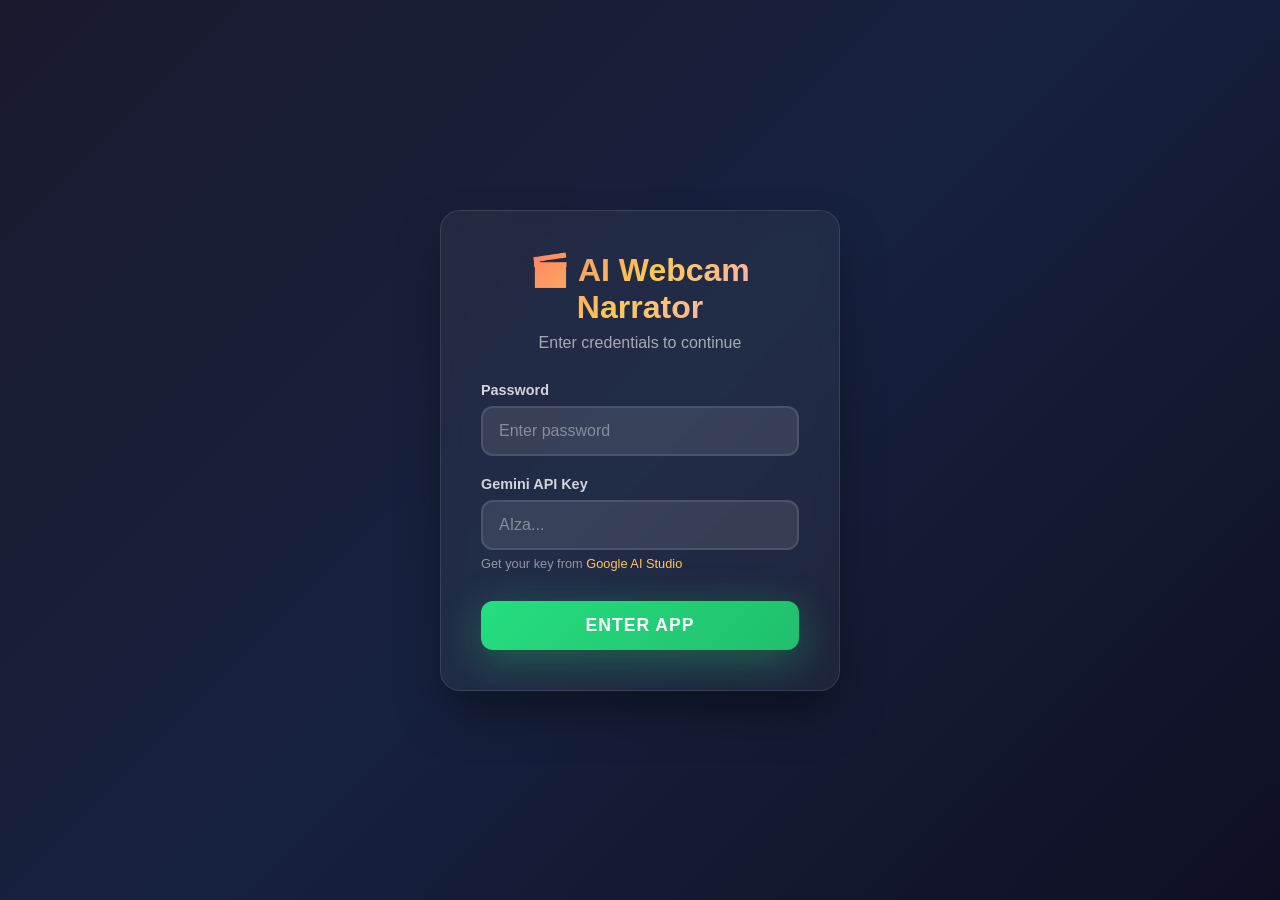
<file: login.html>
<!DOCTYPE html>
<html lang="en">

<head>
    <meta charset="UTF-8">
    <meta name="viewport" content="width=device-width, initial-scale=1.0">
    <title>Login - AI Webcam Narrator</title>
    <link rel="icon"
        href="data:image/svg+xml,<svg xmlns=%22http://www.w3.org/2000/svg%22 viewBox=%220 0 100 100%22><text y=%22.9em%22 font-size=%2290%22>🎬</text></svg>">
    <style>
        * {
            margin: 0;
            padding: 0;
            box-sizing: border-box;
        }

        body {
            font-family: 'Inter', -apple-system, BlinkMacSystemFont, 'Segoe UI', Roboto, sans-serif;
            background: linear-gradient(135deg, #1a1a2e 0%, #16213e 50%, #0f0f23 100%);
            min-height: 100vh;
            display: flex;
            flex-direction: column;
            align-items: center;
            justify-content: center;
            padding: 20px;
            color: #fff;
        }

        .login-container {
            background: rgba(255, 255, 255, 0.05);
            backdrop-filter: blur(10px);
            border-radius: 20px;
            border: 1px solid rgba(255, 255, 255, 0.1);
            padding: 40px;
            max-width: 400px;
            width: 100%;
            box-shadow: 0 25px 50px -12px rgba(0, 0, 0, 0.5);
        }

        h1 {
            font-size: 2rem;
            font-weight: 800;
            background: linear-gradient(135deg, #ff6b6b, #feca57, #ff9ff3);
            -webkit-background-clip: text;
            -webkit-text-fill-color: transparent;
            background-clip: text;
            margin-bottom: 8px;
            text-align: center;
        }

        .subtitle {
            color: rgba(255, 255, 255, 0.6);
            font-size: 1rem;
            margin-bottom: 30px;
            text-align: center;
        }

        .form-group {
            margin-bottom: 20px;
        }

        label {
            display: block;
            font-size: 0.9rem;
            color: rgba(255, 255, 255, 0.8);
            margin-bottom: 8px;
            font-weight: 600;
        }

        input {
            width: 100%;
            padding: 14px 16px;
            font-size: 1rem;
            background: rgba(255, 255, 255, 0.1);
            border: 2px solid rgba(255, 255, 255, 0.1);
            border-radius: 12px;
            color: #fff;
            transition: all 0.3s ease;
        }

        input:focus {
            outline: none;
            border-color: #feca57;
            background: rgba(255, 255, 255, 0.15);
        }

        input::placeholder {
            color: rgba(255, 255, 255, 0.4);
        }

        .help-text {
            font-size: 0.8rem;
            color: rgba(255, 255, 255, 0.5);
            margin-top: 6px;
        }

        .help-text a {
            color: #feca57;
            text-decoration: none;
        }

        .help-text a:hover {
            text-decoration: underline;
        }

        button {
            width: 100%;
            padding: 14px;
            font-size: 1.1rem;
            font-weight: 700;
            color: #fff;
            background: linear-gradient(135deg, #26de81 0%, #20bf6b 100%);
            border: none;
            border-radius: 12px;
            cursor: pointer;
            transition: all 0.3s ease;
            box-shadow: 0 10px 40px rgba(32, 191, 107, 0.4);
            text-transform: uppercase;
            letter-spacing: 1px;
            margin-top: 10px;
        }

        button:hover {
            transform: translateY(-2px);
            box-shadow: 0 15px 50px rgba(32, 191, 107, 0.5);
        }

        button:active {
            transform: translateY(0);
        }

        .error {
            background: rgba(255, 107, 107, 0.1);
            border: 1px solid rgba(255, 107, 107, 0.3);
            color: #ff6b6b;
            padding: 12px;
            border-radius: 10px;
            margin-bottom: 20px;
            font-size: 0.9rem;
            display: none;
        }

        .error.visible {
            display: block;
        }
    </style>
</head>

<body>
    <div class="login-container">
        <h1>🎬 AI Webcam Narrator</h1>
        <p class="subtitle">Enter credentials to continue</p>

        <div class="error" id="error-message"></div>

        <form id="login-form">
            <div class="form-group">
                <label for="password">Password</label>
                <input type="password" id="password" placeholder="Enter password" required>
            </div>

            <div class="form-group">
                <label for="api-key">Gemini API Key</label>
                <input type="password" id="api-key" placeholder="AIza..." required>
                <p class="help-text">Get your key from <a href="https://aistudio.google.com/apikey"
                        target="_blank">Google AI Studio</a></p>
            </div>

            <button type="submit">Enter App</button>
        </form>
    </div>

    <script>
        const CORRECT_PASSWORD = 'g3m1n1c4m';

        // Check if already authenticated
        if (sessionStorage.getItem('authenticated') === 'true' && sessionStorage.getItem('gemini_api_key')) {
            window.location.href = 'index.html';
        }

        document.getElementById('login-form').addEventListener('submit', (e) => {
            e.preventDefault();

            const password = document.getElementById('password').value;
            const apiKey = document.getElementById('api-key').value.trim();
            const errorEl = document.getElementById('error-message');

            if (password !== CORRECT_PASSWORD) {
                errorEl.textContent = 'Incorrect password. Please try again.';
                errorEl.classList.add('visible');
                return;
            }

            if (!apiKey.startsWith('AIza')) {
                errorEl.textContent = 'Invalid API key format. Key should start with "AIza".';
                errorEl.classList.add('visible');
                return;
            }

            // Store credentials in sessionStorage
            sessionStorage.setItem('authenticated', 'true');
            sessionStorage.setItem('gemini_api_key', apiKey);

            // Redirect to main app
            window.location.href = 'index.html';
        });
    </script>
</body>

</html>
</file>
